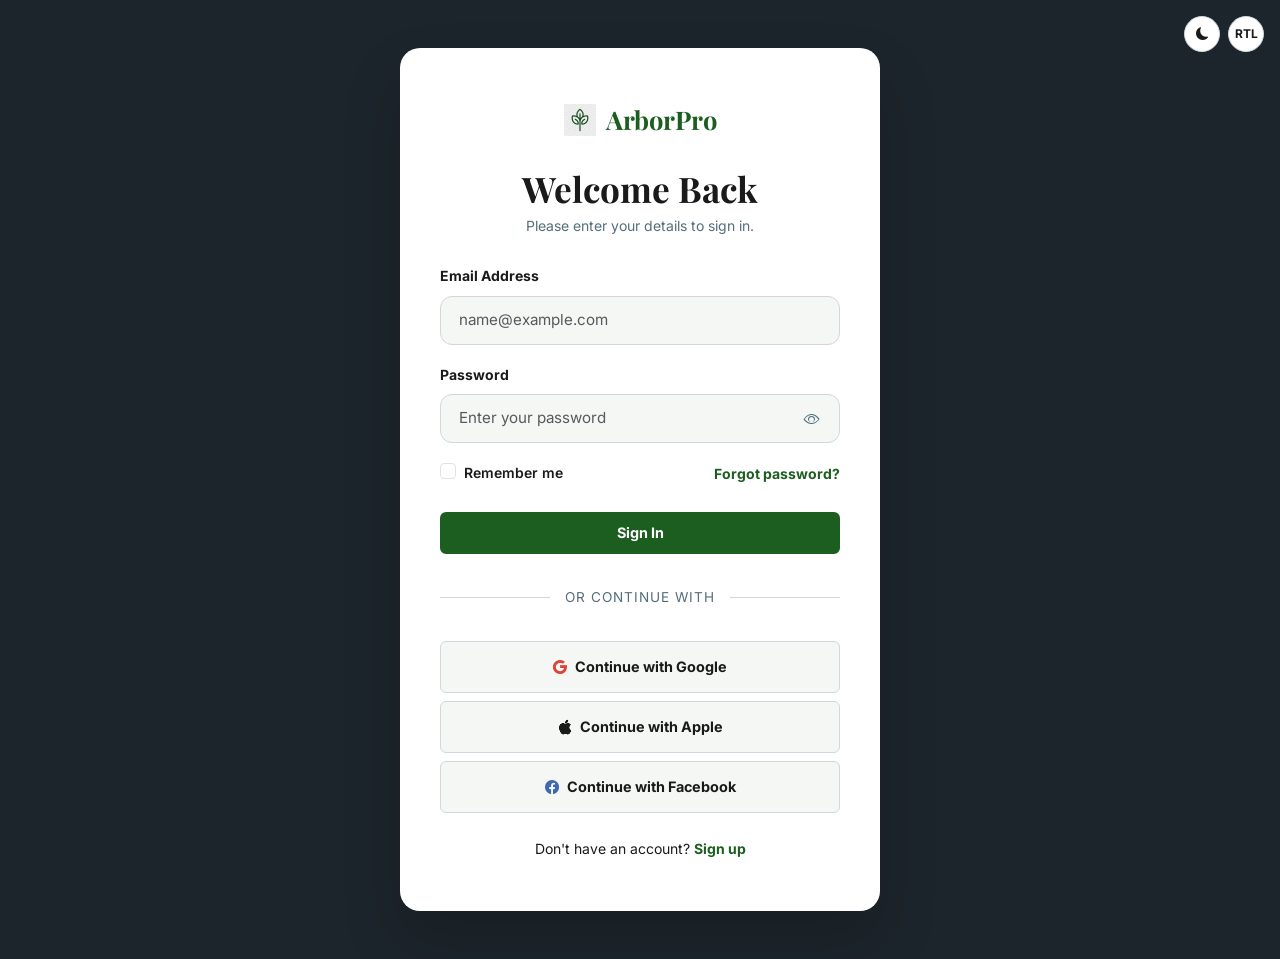
<file: login.html>
<!DOCTYPE html>
<html lang="en" data-theme="light">
<head>
  <meta charset="UTF-8">
  <meta name="viewport" content="width=device-width, initial-scale=1.0">
  <title>ArborPro — Login</title>
  <meta name="description" content="Login to your ArborPro account to manage tree care services and consultations.">
  <link rel="preconnect" href="https://fonts.googleapis.com">
  <link href="https://fonts.googleapis.com/css2?family=Inter:wght@400;500;600;700&family=Playfair+Display:wght@600;700;800&display=swap" rel="stylesheet">
  <link href="https://cdn.jsdelivr.net/npm/bootstrap@5.3.2/dist/css/bootstrap.min.css" rel="stylesheet">
  <link href="https://cdn.jsdelivr.net/npm/bootstrap-icons@1.11.3/font/bootstrap-icons.min.css" rel="stylesheet">
  <link rel="stylesheet" href="assets/css/style.css">
  <!-- Favicon -->
  <link rel="icon" type="image/png" href="assets/img/favicon.png">
</head>
<body>
  <div class="auth-wrapper d-flex align-items-center justify-content-center min-vh-100 py-5 position-relative" style="background: var(--tertiary-dark);">
    <div class="position-absolute top-0 end-0 p-3 d-flex gap-2" style="z-index: 20;">
      <button class="theme-toggle btn-sm btn btn-outline-custom p-0 d-flex align-items-center justify-content-center" id="themeToggle" style="width:36px; height:36px;"><i class="bi bi-moon-fill"></i></button>
      <button class="btn btn-sm btn-outline-custom p-0 d-flex align-items-center justify-content-center" id="rtlToggle" style="width:36px; height:36px; font-size:0.75rem;">RTL</button>
    </div>
    <div class="auth-card border-0" style="background: var(--surface); box-shadow: 0 30px 60px rgba(0,0,0,0.15);">

      <div class="text-center mb-4">
        <a class="navbar-brand d-inline-flex align-items-center justify-content-center text-decoration-none" href="index.html" style="font-family: var(--font-heading); font-size: 1.6rem; font-weight: 700; color: var(--primary); gap: 10px;">
          <img src="assets/img/favicon.png" alt="ArborPro Logo" class="brand-logo-img" style="height: 32px; width: auto;">
          <span>ArborPro</span>
        </a>
      </div>

      <div class="text-center mb-4">
        <h2 class="fw-bold h3 mb-1">Welcome Back</h2>
        <p class="text-muted small">Please enter your details to sign in.</p>
      </div>

      <form>
        <div class="mb-3">
          <label class="form-label small fw-bold">Email Address</label>
          <input type="email" class="form-control" placeholder="name@example.com" required>
        </div>
        <div class="mb-3">
          <label class="form-label small fw-bold">Password</label>
          <div class="position-relative">
            <input type="password" class="form-control pe-5" id="passwordInput" placeholder="Enter your password" required>
            <button type="button" class="btn border-0 position-absolute top-50 end-0 translate-middle-y me-2 text-muted shadow-none" id="togglePassword" style="background: transparent;">
              <i class="bi bi-eye" id="eyeIcon"></i>
            </button>
          </div>
        </div>
        <div class="d-flex justify-content-between align-items-center mb-4">
          <div class="form-check">
            <input type="checkbox" class="form-check-input" id="remember">
            <label class="form-label form-check-label small mb-0" for="remember">Remember me</label>
          </div>
          <a href="#" class="small text-primary-custom text-decoration-none fw-bold">Forgot password?</a>
        </div>
        <div class="text-center mb-4">
          <button type="submit" class="btn btn-primary-custom w-100 py-2 rounded fw-bold" style="font-size: 0.9rem;">Sign In</button>
        </div>
      </form>

      <div class="divider"><span>OR CONTINUE WITH</span></div>

       <div class="social-login mb-4 d-flex flex-column align-items-center gap-2 w-100">
         <a href="#" class="btn btn-outline-custom w-100 py-2 rounded fw-bold d-flex align-items-center justify-content-center gap-2" style="font-size: 0.9rem;" title="Google"><i class="bi bi-google" style="color: #DB4437;"></i> Continue with Google</a>
         <a href="#" class="btn btn-outline-custom w-100 py-2 rounded fw-bold d-flex align-items-center justify-content-center gap-2" style="font-size: 0.9rem;" title="Apple"><i class="bi bi-apple"></i> Continue with Apple</a>
         <a href="#" class="btn btn-outline-custom w-100 py-2 rounded fw-bold d-flex align-items-center justify-content-center gap-2" style="font-size: 0.9rem;" title="Facebook"><i class="bi bi-facebook" style="color: #4267B2;"></i> Continue with Facebook</a>
       </div>

      <div class="text-center small mt-4">
        Don't have an account? <a href="signup.html" class="text-primary-custom fw-bold text-decoration-none">Sign up</a>
      </div>
    </div>
  </div>

  <!-- Fixed RTL Toggle Button (Top-Right Corner) -->
  <button class="back-to-top" id="backToTop" aria-label="Back to top"><i class="bi bi-chevron-up"></i></button>
  <script src="https://cdn.jsdelivr.net/npm/bootstrap@5.3.2/dist/js/bootstrap.bundle.min.js"></script>
  <script src="assets/js/main.js"></script>
</body>
</html>
</file>
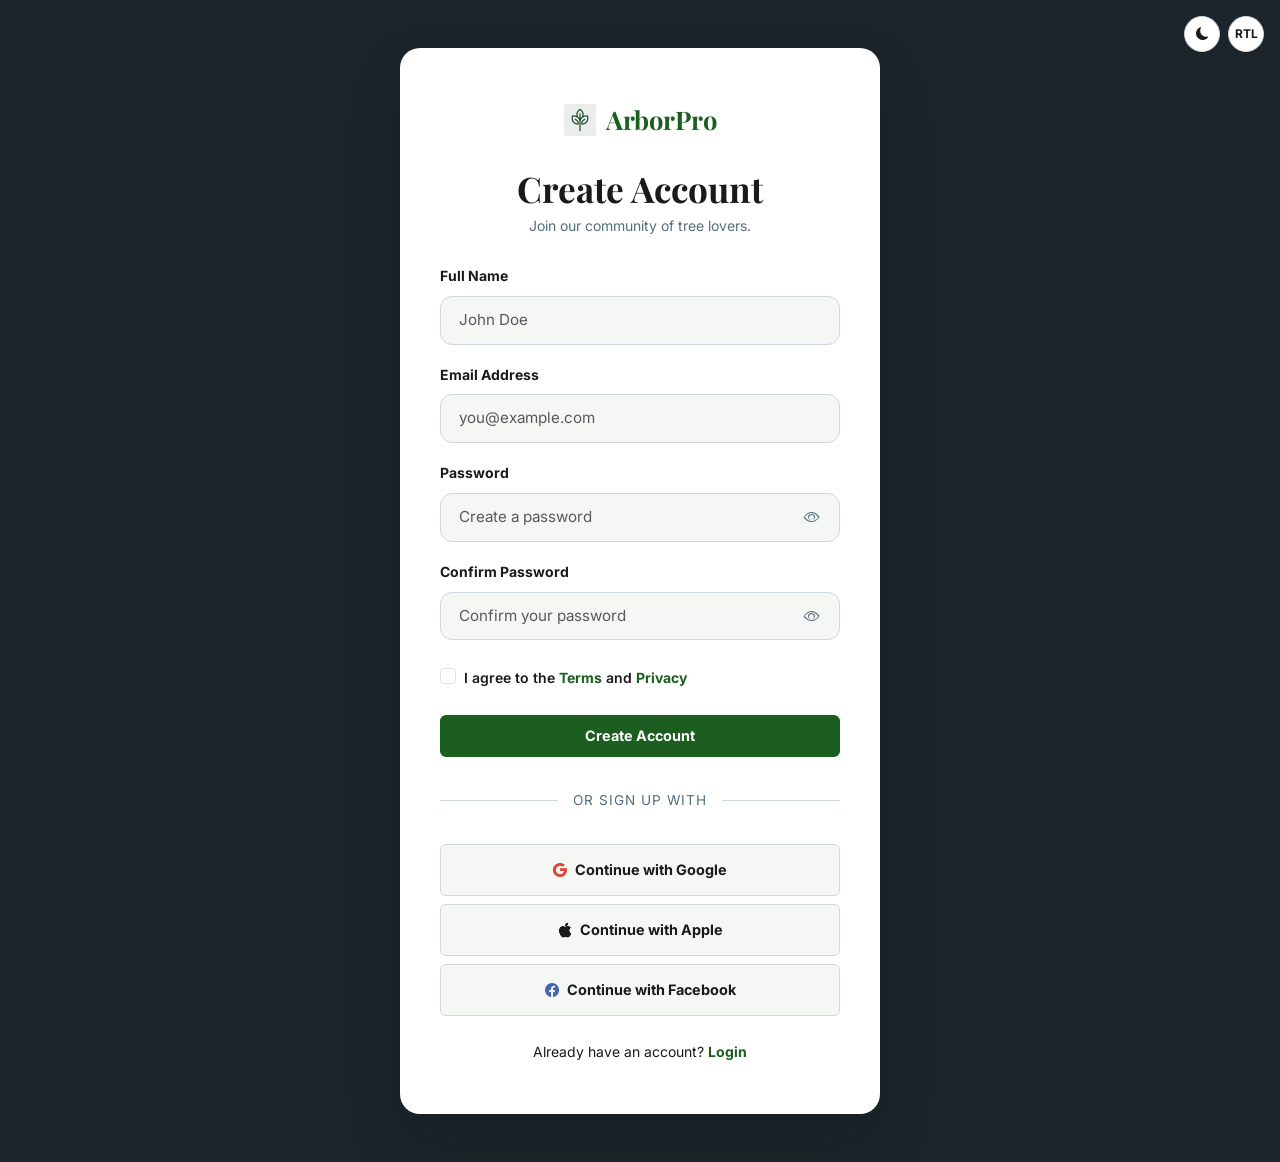
<file: signup.html>
<!DOCTYPE html>
<html lang="en" data-theme="light">
<head>
  <meta charset="UTF-8">
  <meta name="viewport" content="width=device-width, initial-scale=1.0">
  <title>ArborPro — Sign Up</title>
  <meta name="description" content="Create your ArborPro account. Manage tree care consultations and services.">
  <link rel="preconnect" href="https://fonts.googleapis.com">
  <link href="https://fonts.googleapis.com/css2?family=Inter:wght@400;500;600;700&family=Playfair+Display:wght@600;700;800&display=swap" rel="stylesheet">
  <link href="https://cdn.jsdelivr.net/npm/bootstrap@5.3.2/dist/css/bootstrap.min.css" rel="stylesheet">
  <link href="https://cdn.jsdelivr.net/npm/bootstrap-icons@1.11.3/font/bootstrap-icons.min.css" rel="stylesheet">
  <link rel="stylesheet" href="assets/css/style.css">
  <!-- Favicon -->
  <link rel="icon" type="image/png" href="assets/img/favicon.png">
</head>
<body>

  <div class="auth-wrapper d-flex align-items-center justify-content-center min-vh-100 py-5 position-relative" style="background: var(--tertiary-dark);">
    <div class="position-absolute top-0 end-0 p-3 d-flex gap-2" style="z-index: 20;">
      <button class="theme-toggle btn-sm btn btn-outline-custom p-0 d-flex align-items-center justify-content-center" id="themeToggle" style="width:36px; height:36px;"><i class="bi bi-moon-fill"></i></button>
      <button class="btn btn-sm btn-outline-custom p-0 d-flex align-items-center justify-content-center" id="rtlToggle" style="width:36px; height:36px; font-size:0.75rem;">RTL</button>
    </div>
    <div class="auth-card border-0" style="background: var(--surface); box-shadow: 0 30px 60px rgba(0,0,0,0.15);">
      <div class="text-center mb-4">
        <a class="navbar-brand d-inline-flex align-items-center justify-content-center text-decoration-none" href="index.html" style="font-family: var(--font-heading); font-size: 1.6rem; font-weight: 700; color: var(--primary); gap: 10px;">
          <img src="assets/img/favicon.png" alt="ArborPro Logo" class="brand-logo-img" style="height: 32px; width: auto;">
          <span>ArborPro</span>
        </a>
      </div>

      <div class="text-center mb-4">
        <h2 class="fw-bold h3 mb-1">Create Account</h2>
        <p class="text-muted small">Join our community of tree lovers.</p>
      </div>

      <form>
        <div class="mb-3">
          <label class="form-label small fw-bold">Full Name</label>
          <input type="text" class="form-control" placeholder="John Doe" required>
        </div>
        <div class="mb-3">
          <label class="form-label small fw-bold">Email Address</label>
          <input type="email" class="form-control" placeholder="you@example.com" required>
        </div>
        <div class="mb-3">
          <label class="form-label small fw-bold">Password</label>
          <div class="position-relative">
            <input type="password" class="form-control pe-5" id="passwordInput" placeholder="Create a password" required>
            <button type="button" class="btn border-0 position-absolute top-50 end-0 translate-middle-y me-2 text-muted shadow-none toggle-password-btn" style="background: transparent;">
              <i class="bi bi-eye eye-icon"></i>
            </button>
          </div>
        </div>
        <div class="mb-4">
          <label class="form-label small fw-bold">Confirm Password</label>
          <div class="position-relative">
            <input type="password" class="form-control pe-5" id="confirmPasswordInput" placeholder="Confirm your password" required>
            <button type="button" class="btn border-0 position-absolute top-50 end-0 translate-middle-y me-2 text-muted shadow-none toggle-password-btn" style="background: transparent;">
              <i class="bi bi-eye eye-icon"></i>
            </button>
          </div>
        </div>
        
        <div class="form-check mb-4">
          <input type="checkbox" class="form-check-input" id="agree" required>
          <label class="form-check-label small" for="agree">I agree to the <a href="#" class="text-primary-custom fw-bold text-decoration-none">Terms</a> and <a href="#" class="text-primary-custom fw-bold text-decoration-none">Privacy</a></label>
        </div>

        <div class="text-center mb-4">
          <button type="submit" class="btn btn-primary-custom w-100 py-2 rounded fw-bold" style="font-size: 0.9rem;">Create Account</button>
        </div>
      </form>

      <div class="divider"><span>OR SIGN UP WITH</span></div>

       <div class="social-login mb-4 d-flex flex-column align-items-center gap-2 w-100">
         <a href="#" class="btn btn-outline-custom w-100 py-2 rounded fw-bold d-flex align-items-center justify-content-center gap-2" style="font-size: 0.9rem;" title="Google"><i class="bi bi-google" style="color: #DB4437;"></i> Continue with Google</a>
         <a href="#" class="btn btn-outline-custom w-100 py-2 rounded fw-bold d-flex align-items-center justify-content-center gap-2" style="font-size: 0.9rem;" title="Apple"><i class="bi bi-apple"></i> Continue with Apple</a>
         <a href="#" class="btn btn-outline-custom w-100 py-2 rounded fw-bold d-flex align-items-center justify-content-center gap-2" style="font-size: 0.9rem;" title="Facebook"><i class="bi bi-facebook" style="color: #4267B2;"></i> Continue with Facebook</a>
       </div>

      <div class="text-center small mt-4">
        Already have an account? <a href="login.html" class="text-primary-custom fw-bold text-decoration-none">Login</a>
      </div>
    </div>
  </div>

  <!-- Fixed RTL Toggle Button (Top-Right Corner) -->
  <button class="back-to-top" id="backToTop" aria-label="Back to top"><i class="bi bi-chevron-up"></i></button>
  <script src="https://cdn.jsdelivr.net/npm/bootstrap@5.3.2/dist/js/bootstrap.bundle.min.js"></script>
  <script src="assets/js/main.js"></script>
</body>
</html>
</file>
<file: assets/css/style.css>
/* ===================================================
   Arborist Tree Care Service — Master Stylesheet
   3 Colors: Forest Green, Amber/Gold, Dark Slate
   =================================================== */

/* ---------- CSS Custom Properties ---------- */
:root {
  --primary: #1B5E20; /* Forest Green (Logo Color) */
  --primary-light: #2E7D32;
  --primary-dark: #0D3B13;
  --secondary: #FF8F00; /* Amber/Gold (Logo Color) */
  --secondary-light: #FFA726;
  --secondary-dark: #E65100;
  --tertiary: #263238; /* Dark Slate */
  --tertiary-light: #37474F;
  --tertiary-dark: #1C252B;

  --bg: #FAFAFA;
  --bg-alt: #F4F7F4;
  --surface: #FFFFFF;
  --text: #1A1A1A; /* Darker for better contrast */
  --text-muted: #546E7A;
  --border: #CFD8DC;
  --shadow: rgba(0,0,0,.08);
  --hero-overlay: rgba(27,94,32,.85);
  --card-shadow: 0 4px 20px rgba(0,0,0,.07);
  --transition: .3s cubic-bezier(0.4, 0, 0.2, 1);

  --font-heading: 'Playfair Display', serif;
  --font-body: 'Inter', sans-serif;
  --radius: 12px;
  --radius-sm: 8px;
  --bg-dark-surface: #263238; /* Dark Slate Surface for sections */
}

/* Dark Theme */
[data-theme="dark"] {
  --bg: #0C120C;
  --bg-alt: #141D14;
  --surface: #1B241B;
  --text: #F1F8E9;
  --text-muted: #B9C6B9; /* Lightened for better contrast */
  --border: #2E3B2E;
  --shadow: rgba(0,0,0,.4);
  --hero-overlay: rgba(12,18,12,.88);
  --card-shadow: 0 8px 32px rgba(0,0,0,.4);
  
  /* Lighter primary for dark mode text/accents */
  --primary: #81C784; 
  --primary-dark: #A5D6A7;

  /* Lighter secondary for dark mode text/accents */
  --secondary: #FFB300; 
  --secondary-light: #FFCA28;
}

/* Specific contrast for dark backgrounds (regardless of global theme) */
.bg-dark .text-secondary,
.bg-dark h5.text-secondary {
  color: var(--secondary-light) !important;
}

.bg-dark p,
.bg-dark .small,
.bg-dark .section-subtitle {
  color: rgba(255, 255, 255, 0.7) !important;
}

.bg-dark .text-muted {
  color: rgba(255, 255, 255, 0.6) !important;
}


/* Global Placeholder Contrast */
::placeholder {
  color: var(--text-muted);
  opacity: 0.7;
}

[data-theme="dark"] ::placeholder {
  color: #B2DFDB;
  opacity: 0.65;
}

[data-theme="dark"] .text-dark {
  color: #F1F8E9 !important;
}
[data-theme="dark"] .bg-white {
  background-color: #1B241B !important;
}

.text-muted {
  color: var(--text-muted) !important;
}

/* ---------- Base Reset ---------- */
*, *::before, *::after { box-sizing: border-box; }

body {
  margin: 0;
  font-family: var(--font-body);
  background: var(--bg);
  color: var(--text);
  line-height: 1.7;
  transition: background var(--transition), color var(--transition);
  overflow-x: hidden;
}

h1, h2, h3, h4, h5, h6 {
  font-family: var(--font-heading);
  color: var(--text);
  line-height: 1.25;
}

label, .form-label {
  color: var(--text);
  font-weight: 600;
}

a {
  color: var(--primary);
  text-decoration: none;
  transition: all var(--transition);
  position: relative;
}
a:hover { color: var(--secondary); }

.hover-underline {
  position: relative;
  transition: color var(--transition);
}
.hover-underline:hover {
  color: var(--secondary) !important;
}
.hover-underline::after {
  content: '';
  position: absolute;
  width: 0;
  height: 2px;
  bottom: -2px;
  left: 0;
  background-color: var(--secondary);
  transition: width var(--transition);
}
.hover-underline:hover::after {
  width: 100%;
}

img { max-width: 100%; height: auto; }

/* ---------- RTL Support (Logical Properties) ---------- */
[dir="rtl"] {
  direction: rtl;
  text-align: right;
}

[dir="rtl"] .ms-auto { margin-right: auto !important; margin-left: initial !important; }
[dir="rtl"] .me-auto { margin-left: auto !important; margin-right: initial !important; }
[dir="rtl"] .ms-1, [dir="rtl"] .ps-1 { margin-left: 0 !important; margin-right: .25rem !important; padding-left: 0 !important; padding-right: .25rem !important; }
[dir="rtl"] .ms-2, [dir="rtl"] .ps-2 { margin-left: 0 !important; margin-right: .5rem !important; padding-left: 0 !important; padding-right: .5rem !important; }
[dir="rtl"] .ms-3, [dir="rtl"] .ps-3 { margin-left: 0 !important; margin-right: 1rem !important; padding-left: 0 !important; padding-right: 1rem !important; }
[dir="rtl"] .me-1, [dir="rtl"] .pe-1 { margin-right: 0 !important; margin-left: .25rem !important; padding-right: 0 !important; padding-left: .25rem !important; }
[dir="rtl"] .me-2, [dir="rtl"] .pe-2 { margin-right: 0 !important; margin-left: .5rem !important; padding-right: 0 !important; padding-left: .5rem !important; }
[dir="rtl"] .me-3, [dir="rtl"] .pe-3 { margin-right: 0 !important; margin-left: 1rem !important; padding-right: 0 !important; padding-left: 1rem !important; }
[dir="rtl"] .text-start { text-align: right !important; }
[dir="rtl"] .text-end { text-align: left !important; }
[dir="rtl"] .offcanvas-start { left: auto; right: 0; }

/* Dashboard RTL */
[dir="rtl"] .sidebar {
  left: auto;
  right: 0;
}
[dir="rtl"] .dashboard-main {
  margin-left: 0;
  margin-right: 280px;
}
@media (max-width: 991.98px) {
  [dir="rtl"] .sidebar {
    transform: translateX(100%);
  }
  [dir="rtl"] .sidebar.show {
    transform: translateX(0);
  }
  [dir="rtl"] .dashboard-main {
    margin-right: 0;
  }
}
[dir="rtl"] .dashboard-topbar {
  left: 0;
  right: 270px;
}
@media (max-width: 991.98px) {
  [dir="rtl"] .dashboard-topbar {
    right: 0;
  }
}
[dir="rtl"] .border-start {
  border-left: 0 !important;
  border-right: 1px solid var(--border) !important;
}

/* ---------- Utility ---------- */
.section-padding { padding: 80px 0; }
.section-title {
  font-size: 2.4rem;
  font-weight: 700;
  margin-bottom: .5rem;
}
.section-subtitle {
  color: var(--text-muted);
  font-size: 1.1rem;
  margin-bottom: 3rem;
  opacity: 1;
}
/* Force high contrast for readability */
.lead, p {
  color: var(--text);
}
[data-theme="dark"] .lead, [data-theme="dark"] p {
  color: rgba(255,255,255,.9);
}

.text-white p,
.text-white .lead,
.bg-primary-custom p,
.bg-primary p {
  color: rgba(255,255,255,0.85);
}
.text-primary-custom { color: var(--primary) !important; }
.text-secondary-custom { color: var(--secondary) !important; }
.bg-primary-custom { background-color: var(--primary) !important; }
.bg-secondary-custom { background-color: var(--secondary) !important; }
.bg-tertiary-custom { background-color: var(--tertiary) !important; }
.bg-surface { background: var(--surface); }
.bg-alt { background: var(--bg-alt); }

/* ---------- Buttons ---------- */
.btn-primary-custom {
  background: var(--primary);
  color: #fff;
  border: 2px solid var(--primary);
  padding: 10px 28px;
  border-radius: 50px;
  font-weight: 600;
  font-size: .95rem;
  transition: all var(--transition);
  display: inline-flex;
  align-items: center;
  justify-content: center;
  gap: 8px;
}
.btn-primary-custom:hover {
  background: var(--primary-dark);
  border-color: var(--primary-dark);
  color: #fff;
  transform: translateY(-2px);
  box-shadow: 0 6px 20px rgba(27,94,32,.3);
}

.btn-outline-custom {
  background: transparent;
  color: var(--primary);
  border: 2px solid var(--primary);
  padding: 10px 28px;
  border-radius: 50px;
  font-weight: 600;
  font-size: .95rem;
  transition: all var(--transition);
  display: inline-flex;
  align-items: center;
  justify-content: center;
  gap: 8px;
}
.btn-outline-custom:hover {
  background: var(--primary);
  color: #fff;
  border-color: var(--primary);
  transform: translateY(-2px);
  box-shadow: 0 6px 20px rgba(27,94,32,.2);
}

.btn-secondary-custom {
  background: var(--secondary);
  color: #fff;
  border: 2px solid var(--secondary);
  padding: 10px 28px;
  border-radius: 50px;
  font-weight: 600;
  font-size: .95rem;
  transition: all var(--transition);
  display: inline-flex;
  align-items: center;
  justify-content: center;
  gap: 8px;
}
.btn-secondary-custom:hover {
  background: var(--secondary-dark);
  border-color: var(--secondary-dark);
  color: #fff;
  transform: translateY(-2px);
  box-shadow: 0 6px 20px rgba(255,143,0,.3);
}

.text-dark.opacity-100 {
  color: var(--text) !important;
  opacity: 1 !important;
}
[data-theme="dark"] .text-dark.opacity-100,
[data-theme="dark"] .text-dark {
  color: #fff !important;
}
[data-theme="dark"] .text-muted, 
[data-theme="dark"] .section-subtitle {
  color: #B0BEC5 !important;
}
[data-theme="dark"] .bg-light {
  background-color: var(--bg-alt) !important;
}
[data-theme="dark"] .bg-white {
  background-color: var(--surface) !important;
}
[data-theme="dark"] .card, 
[data-theme="dark"] .service-card,
[data-theme="dark"] .pricing-card {
  background-color: var(--surface) !important;
  border-color: var(--border) !important;
}
[data-theme="dark"] .table {
  --bs-table-bg: transparent;
  --bs-table-color: var(--text);
  --bs-table-hover-bg: rgba(255, 255, 255, 0.05);
  color: var(--text) !important;
}
[data-theme="dark"] .table th,
[data-theme="dark"] .table td {
  border-color: var(--border);
}

.btn-outline-custom {
  background: transparent;
  color: var(--primary);
  border: 2px solid var(--primary);
  padding: 10px 28px;
  border-radius: 50px;
  font-weight: 600;
  font-size: .95rem;
  transition: all var(--transition);
  display: inline-flex;
  align-items: center;
  justify-content: center;
  gap: 8px;
}
.btn-outline-custom:hover {
  background: var(--primary);
  color: #fff;
  transform: translateY(-2px);
  box-shadow: 0 6px 20px rgba(27,94,32,.25);
}



/* ---------- Navbar ---------- */
.navbar-custom {
  background: var(--surface);
  border-bottom: 1px solid var(--border);
  padding: 12px 0;
  transition: all var(--transition);
  z-index: 1050;
}
.navbar-custom.scrolled {
  box-shadow: 0 2px 20px var(--shadow);
}
.navbar-brand {
  font-family: var(--font-heading);
  font-size: 1.6rem !important;
  font-weight: 700;
  color: var(--primary) !important;
  display: flex;
  align-items: center;
  gap: 10px;
}
.navbar-custom .navbar-brand i {
  font-size: 1.8rem;
  color: var(--secondary);
}
.brand-logo-img {
  height: 32px;
  width: auto;
  object-fit: contain;
  transition: transform var(--transition);
  vertical-align: middle;
}
.navbar-brand:hover .brand-logo-img,
.footer-brand:hover .brand-logo-img {
  transform: scale(1.1);
}
.navbar-custom .nav-link {
  color: var(--text);
  font-weight: 500;
  padding: 8px 16px !important;
  border-radius: 50px;
  transition: all var(--transition);
  font-size: .95rem;
}
.navbar-custom .nav-link:hover,
.navbar-custom .nav-link.active {
  color: var(--primary);
  background: rgba(27,94,32,.08);
}
.btn-login,
.btn-signup {
  padding: 8px 24px;
  border-radius: 50px;
  font-weight: 600;
  font-size: .9rem;
  transition: all var(--transition);
  height: 42px;
  display: inline-flex;
  align-items: center;
  justify-content: center;
}
.btn-login {
  background: transparent;
  color: var(--primary);
  border: 2px solid var(--primary);
}
.btn-login:hover {
  background: var(--primary);
  color: #fff;
}
.btn-signup {
  background: var(--primary);
  color: #fff;
  border: 2px solid var(--primary);
}
.btn-signup:hover {
  background: var(--primary-dark);
  border-color: var(--primary-dark);
  color: #fff;
}

.text-primary {
  color: var(--primary) !important;
}

/* Dark Mode Nav Button Contrast */
[data-theme="dark"] .btn-login {
  color: var(--secondary) !important;
  border-color: var(--secondary) !important;
}
[data-theme="dark"] .btn-login:hover {
  background: var(--secondary) !important;
  color: #000 !important;
}
[data-theme="dark"] .btn-signup {
  background: var(--secondary) !important;
  border-color: var(--secondary) !important;
  color: #000 !important;
}
[data-theme="dark"] .btn-signup:hover {
  background: var(--secondary-light) !important;
  border-color: var(--secondary-light) !important;
  color: #000 !important;
}

/* Theme Toggle combined with RTL */
.theme-toggle,
.btn-outline-custom#rtlToggle,
.btn-outline-custom#rtlToggleMobile {
  width: 40px;
  height: 40px;
  display: flex;
  align-items: center;
  justify-content: center;
  padding: 0;
  font-size: 0.8rem;
  font-weight: 700;
  border-radius: 50%;
  border: 1px solid var(--border);
  background: var(--surface);
  color: var(--text);
  transition: all var(--transition);
  cursor: pointer;
}
.theme-toggle:hover,
.btn-outline-custom#rtlToggle:hover,
.btn-outline-custom#rtlToggleMobile:hover {
  background: var(--primary);
  color: #fff;
  border-color: var(--primary);
  transform: rotate(15deg);
}

[data-theme="dark"] .theme-toggle,
[data-theme="dark"] .btn-outline-custom#rtlToggle,
[data-theme="dark"] .btn-outline-custom#rtlToggleMobile,
[data-theme="dark"] .navbar-toggler {
  background: var(--surface);
  border-color: var(--border);
  color: var(--text) !important;
}
[data-theme="dark"] .navbar-toggler:focus {
  outline: none;
  box-shadow: none;
}

[data-theme="dark"] .navbar-toggler {
  color: var(--text) !important;
  border-color: var(--border);
}
[data-theme="dark"] .navbar-toggler i {
  color: var(--text) !important;
}
[data-theme="dark"] .navbar-toggler-icon {
  filter: invert(1);
}
[data-theme="dark"] .btn-close {
  filter: invert(1) grayscale(100%) brightness(200%);
}

/* RTL Toggle Button */
.btn-outline-custom#rtlToggle,
.btn-outline-custom#rtlToggleMobile {
  padding: 5px 15px;
  font-size: 0.8rem;
  border-width: 1px;
}
[dir="rtl"] {
  direction: rtl;
  text-align: right;
}
[dir="rtl"] .ms-auto {
  margin-right: auto !important;
  margin-left: 0 !important;
}
[dir="rtl"] .me-auto {
  margin-left: auto !important;
  margin-right: 0 !important;
}

/* ---------- Offcanvas Mobile Menu ---------- */
.offcanvas-custom {
  background: var(--surface);
  max-width: 300px;
  border-right: 1px solid var(--border);
}
.offcanvas-custom .offcanvas-header {
  border-bottom: 1px solid var(--border);
}
.offcanvas-custom .nav-link {
  padding: 12px 20px;
  margin-bottom: 5px;
  border-radius: var(--radius-sm);
  font-weight: 600;
  color: var(--text);
  transition: all var(--transition);
  display: block;
}
.offcanvas-custom .nav-link:hover,
.offcanvas-custom .nav-link.active {
  background: rgba(27,94,32,.12);
  color: var(--primary);
  transform: translateX(8px);
  border-radius: var(--radius-sm);
}
.offcanvas-custom .nav-link.active {
  background: rgba(27,94,32,.15);
  color: var(--primary);
  font-weight: 700;
  border-left: 4px solid var(--primary);
  padding-left: 16px;
}
[data-theme="dark"] .offcanvas-custom .nav-link.active {
  background: rgba(27,94,32,.25);
  color: var(--secondary);
  border-left-color: var(--secondary);
}
[dir="rtl"] .offcanvas-custom .nav-link:hover,
[dir="rtl"] .offcanvas-custom .nav-link.active {
  transform: translateX(-8px);
}
[dir="rtl"] .offcanvas-custom .nav-link.active {
  border-left: none;
  border-right: 4px solid var(--primary);
  padding-right: 16px;
  padding-left: 20px;
}
[dir="rtl"][data-theme="dark"] .offcanvas-custom .nav-link.active {
  border-right-color: var(--secondary);
}

/* Hero Button container */
.hero-btns {
  display: flex;
  gap: 1.5rem;
  justify-content: center;
  align-items: center;
  margin-top: 2rem;
}

.hero-btns .btn {
  width: 250px; /* Consistent fixed width */
  min-height: 56px; /* Consistent minimum height */
  display: inline-flex;
  align-items: center;
  justify-content: center;
  font-weight: 700;
  font-size: 1.05rem;
  border-radius: 12px; /* Matching screenshot's rounded rectangle look */
  text-transform: none;
  letter-spacing: 0.5px;
  transition: all 0.4s cubic-bezier(0.175, 0.885, 0.32, 1.275);
  border-width: 2px !important;
  padding: 0 20px !important;
  box-sizing: border-box;
}

.hero-btns .btn:hover {
  transform: translateY(-5px) scale(1.03);
  box-shadow: 0 10px 30px rgba(0,0,0,0.15);
}

.hero-btns .btn-outline-light {
  border-color: rgba(255,255,255,0.8);
  color: #fff;
  background: transparent;
}

.hero-btns .btn-outline-light:hover {
  background: #fff;
  color: var(--primary);
  border-color: #fff;
}
.offcanvas-custom .d-grid .btn {
  margin-top: 15px;
  justify-content: center;
  border-radius: 50px;
  padding: 12px;
  font-weight: 700;
}
.offcanvas-custom .btn-primary-custom {
  background: var(--primary);
  color: #fff;
}
.offcanvas-custom .btn-secondary-custom {
  background: var(--secondary);
  color: #fff;
}

/* ---------- Hero Section ---------- */
.hero-section {
  position: relative;
  min-height: 90vh;
  padding-top: 80px;
  display: flex;
  align-items: center;
  background-size: cover;
  background-position: center;
  background-attachment: fixed;
  overflow: hidden;
}
.hero-overlay {
  position: absolute;
  inset: 0;
  background: linear-gradient(135deg, rgba(0,0,0,.6) 0%, rgba(27,94,32,.5) 100%);
  z-index: 1;
}
.hero-content {
  position: relative;
  z-index: 2;
  color: #fff;
  text-shadow: 0 2px 10px rgba(0,0,0,0.3);
}
.hero-content h1 {
  font-size: 3.5rem;
  font-weight: 800;
  color: #fff;
  margin-bottom: 1.2rem;
  line-height: 1.15;
}
.hero-content h1 span {
  color: var(--secondary);
}
.hero-content p {
  font-size: 1.25rem;
  color: #ffffff !important;
  opacity: 1;
  max-width: 800px;
  margin-bottom: 2rem;
  font-weight: 500;
}

/* Hero 2 — Split */
.hero-split {
  min-height: 85vh;
  background: var(--bg-alt);
  display: flex;
  align-items: center;
}
.hero-split-content h1 {
  font-size: 3.2rem;
  font-weight: 800;
}
.hero-split-content h1 span { color: var(--secondary); }
.hero-split-img {
  border-radius: var(--radius);
  overflow: hidden;
  box-shadow: var(--card-shadow);
}
.hero-split-img img {
  width: 100%;
  height: 100%;
  object-fit: cover;
}

/* ---------- Floating Shapes (Home1 animation) ---------- */
.floating-leaf {
  position: absolute;
  z-index: 1;
  opacity: .15;
  animation: floatLeaf 6s ease-in-out infinite;
}
.floating-leaf:nth-child(2) { animation-delay: 2s; }
.floating-leaf:nth-child(3) { animation-delay: 4s; }
@keyframes floatLeaf {
  0%, 100% { transform: translateY(0) rotate(0deg); }
  50% { transform: translateY(-30px) rotate(15deg); }
}

/* ---------- Cards ---------- */
.service-card {
  background: var(--surface);
  border: 1px solid var(--border);
  border-radius: var(--radius);
  overflow: hidden;
  transition: all var(--transition);
  height: 100%;
}
.service-card:hover {
  transform: translateY(-8px);
  box-shadow: 0 12px 40px rgba(27,94,32,.12);
  border-color: var(--primary);
}
.service-card .card-img-wrapper {
  height: 220px;
  overflow: hidden;
}
.service-card .card-img-wrapper img {
  width: 100%;
  height: 100%;
  object-fit: cover;
  transition: transform .5s ease;
}
.service-card:hover .card-img-wrapper img {
  transform: scale(1.08);
}
.service-card .card-body {
  padding: 24px;
}
.service-card .card-title {
  font-family: var(--font-heading);
  font-size: 1.2rem;
  font-weight: 700;
  margin-bottom: .6rem;
}
.service-card .card-text {
  color: var(--text-muted);
  font-size: .95rem;
}

/* Icon Card (features) */
.icon-card {
  background: var(--surface);
  border: 1px solid var(--border);
  border-radius: var(--radius);
  padding: 32px 24px;
  text-align: center;
  transition: all var(--transition);
  height: 100%;
}
.icon-card:hover {
  transform: translateY(-6px);
  box-shadow: var(--card-shadow);
  border-color: var(--primary);
}

.compliance-card {
  transition: all var(--transition);
}

.compliance-card:hover {
  background-color: rgba(255, 255, 255, 0.15) !important;
  border-color: var(--secondary) !important;
  transform: translateY(-5px);
  box-shadow: 0 10px 30px rgba(0,0,0,0.3);
}
.icon-card .icon-wrap {
  width: 70px;
  height: 70px;
  border-radius: 50%;
  background: rgba(27,94,32,.1);
  display: flex;
  align-items: center;
  justify-content: center;
  margin: 0 auto 1.2rem;
  font-size: 1.6rem;
  color: var(--primary);
  transition: all var(--transition);
}
.icon-card:hover .icon-wrap {
  background: var(--primary);
  color: #fff;
}

/* Stat Card */
.stat-card {
  text-align: center;
  padding: 32px 16px;
}
.stat-card .stat-number {
  font-family: var(--font-heading);
  font-size: 2.8rem;
  font-weight: 800;
  color: var(--primary);
}
.stat-card .stat-label {
  color: var(--text-muted);
  font-size: .95rem;
  font-weight: 500;
}

/* Testimonial */
.testimonial-card {
  background: var(--surface);
  border: 1px solid var(--border);
  border-radius: var(--radius);
  padding: 32px;
  transition: all var(--transition);
  text-align: center;
}
.testimonial-card:hover {
  transform: translateY(-8px);
  box-shadow: 0 15px 40px rgba(0,0,0,0.1) !important;
  border-color: var(--primary) !important;
}
.testimonial-card .stars {
  color: var(--secondary);
  margin-bottom: .8rem;
  display: flex;
  justify-content: center;
}
.testimonial-card .quote {
  font-style: italic;
  color: var(--text-muted);
  margin-bottom: 1.2rem;
  line-height: 1.8;
}
.testimonial-card .client-info {
  display: flex;
  flex-direction: column;
  align-items: center;
  gap: 12px;
  justify-content: center;
}
.testimonial-card .client-avatar {
  width: 48px;
  height: 48px;
  border-radius: 50%;
  background: var(--primary);
  color: #fff;
  display: flex;
  align-items: center;
  justify-content: center;
  font-weight: 700;
  font-size: 1.1rem;
}
.testimonial-card .client-name {
  font-weight: 600;
}
.testimonial-card .client-role {
  color: var(--text-muted);
  font-size: .85rem;
}

/* Process Steps */
.process-step {
  text-align: center;
  padding: 24px;
  position: relative;
  transition: all var(--transition);
  border-radius: var(--radius);
}
.process-step:hover {
  transform: translateY(-5px);
}
.process-step:hover .process-icon {
  transform: scale(1.1) rotate(5deg);
  background: var(--secondary) !important;
}
.process-step .step-number {
  width: 56px;
  height: 56px;
  border-radius: 50%;
  background: var(--primary);
  color: #fff;
  display: flex;
  align-items: center;
  justify-content: center;
  font-family: var(--font-heading);
  font-size: 1.4rem;
  font-weight: 700;
  margin: 0 auto 1rem;
}
.process-step h5 { font-weight: 700; }
.process-step p { color: var(--text-muted); font-size: .95rem; }

/* Blog Cards */
.blog-card {
  transition: all var(--transition);
  height: 100%;
}
.blog-card:hover {
  transform: translateY(-10px);
  box-shadow: 0 15px 45px rgba(0,0,0,0.15) !important;
}
.blog-card .blog-img-wrap {
  overflow: hidden;
}
.blog-card .blog-img-wrap img {
  transition: transform 0.6s ease;
}
.blog-card:hover .blog-img-wrap img {
  transform: scale(1.1);
}
.blog-card .card-body h5 a {
  transition: color var(--transition);
}
.blog-card:hover .card-body h5 a {
  color: var(--primary) !important;
}


/* ---------- CTA Banner ---------- */
.cta-banner {
  background: linear-gradient(135deg, var(--primary) 0%, var(--primary-dark) 100%);
  color: #fff;
  padding: 80px 0;
  text-align: center;
  position: relative;
  overflow: hidden;
}
.cta-banner h2 {
  color: #fff;
  font-size: 2.4rem;
  font-weight: 700;
  margin-bottom: 1rem;
}
.cta-banner p {
  opacity: .9;
  font-size: 1.1rem;
  max-width: 600px;
  margin: 0 auto 2rem;
}
.cta-banner::before {
  content: '';
  position: absolute;
  width: 400px;
  height: 400px;
  border-radius: 50%;
  background: rgba(255,255,255,.05);
  top: -200px;
  right: -100px;
}
.cta-banner::after {
  content: '';
  position: absolute;
  width: 300px;
  height: 300px;
  border-radius: 50%;
  background: rgba(255,255,255,.04);
  bottom: -150px;
  left: -50px;
}


/* Dropdown Enhancements */
.dropdown-toggle.no-caret::after {
  display: none !important;
}

.dropdown-item {
  transition: all 0.2s ease;
}

.dropdown-item:hover {
  background-color: var(--primary-light) !important;
  color: var(--primary) !important;
}

.dropdown-item:active {
  background-color: var(--primary) !important;
  color: white !important;
}

.dropdown-item.text-danger:hover {
  background-color: #ffebee !important;
}
.section-padding { padding: 80px 0; }

/* ---------- Footer ---------- */
.footer {
  background: var(--tertiary);
  color: #CFD8DC;
  padding: 60px 0 0;
}
.footer h5, .footer h6 {
  color: #fff !important;
  font-weight: 700;
  margin-bottom: 1.2rem;
  font-size: 1.1rem;
}
.footer p, .footer .text-muted { color: #B0BEC5 !important; font-size: .95rem; }
.footer a, .footer a.text-muted { color: #B0BEC5 !important; transition: color var(--transition); font-size: .95rem; }
.footer a:hover, .footer a.text-muted:hover { color: var(--secondary) !important; }
.footer .footer-brand {
  font-family: var(--font-heading) !important;
  font-size: 1.6rem !important;
  font-weight: 700 !important;
  color: var(--primary) !important;
  display: flex;
  align-items: center;
  gap: 10px;
  margin-bottom: 1.5rem;
}
.footer .footer-brand i { color: var(--secondary); font-size: 1.8rem; }
.footer .social-icons a {
  display: inline-flex;
  align-items: center;
  justify-content: center;
  width: 40px;
  height: 40px;
  border-radius: 50%;
  border: 1px solid rgba(255,255,255,.15);
  color: #B0BEC5;
  margin-right: 8px;
  transition: all var(--transition);
  font-size: 1rem;
}
.footer .social-icons a:hover {
  background: var(--secondary);
  border-color: var(--secondary);
  color: #fff;
  transform: translateY(-3px);
}
.footer-links { list-style: none; padding: 0; }
.footer-links li { margin-bottom: 10px; }
.footer-links li i {
  color: var(--secondary);
  margin-right: 8px;
  font-size: .75rem;
}
.footer .newsletter-form .form-control {
  background: rgba(255,255,255,.08);
  border: 1px solid rgba(255,255,255,.15);
  color: #fff;
  border-radius: 50px;
  padding: 10px 20px;
}
.footer .newsletter-form .form-control::placeholder { color: rgba(255,255,255,0.7) !important; }
.footer .newsletter-form .form-control:focus {
  box-shadow: none;
  border-color: var(--secondary);
}
.footer-bottom {
  border-top: 1px solid rgba(255,255,255,.1);
  padding: 20px 0;
  margin-top: 40px;
  text-align: center;
  color: #78909C;
  font-size: .9rem;
}

/* ---------- Back to Top ---------- */
.back-to-top {
  position: fixed;
  bottom: 30px;
  right: 30px;
  width: 46px;
  height: 46px;
  border-radius: 50%;
  background: var(--primary);
  color: #fff;
  border: none;
  display: flex;
  align-items: center;
  justify-content: center;
  font-size: 1.2rem;
  cursor: pointer;
  opacity: 0;
  visibility: hidden;
  transition: all var(--transition);
  z-index: 1090;
  box-shadow: 0 4px 15px rgba(27,94,32,.3);
}
.back-to-top.show {
  opacity: 1;
  visibility: visible;
}
.back-to-top:hover {
  background: var(--secondary);
  transform: translateY(-3px);
  box-shadow: 0 6px 20px rgba(255,143,0,.3);
}

/* ---------- Auth Pages (Login / Signup) ---------- */
.auth-wrapper {
  min-height: 100vh;
  display: flex;
  align-items: center;
  justify-content: center;
  background: var(--bg-alt);
  padding: 40px 16px;
}
.auth-card {
  background: var(--surface);
  border: 1px solid var(--border);
  border-radius: 20px;
  padding: 50px 40px;
  width: 100%;
  max-width: 480px;
  box-shadow: 0 10px 40px rgba(0,0,0,0.05);
}
.auth-card h2 {
  font-family: var(--font-heading);
  font-weight: 800;
  font-size: 2.2rem;
  margin-bottom: 0.5rem;
}
.auth-card .auth-subtitle {
  color: var(--text-muted) !important;
  margin-bottom: 2.5rem;
  font-size: 1rem;
}
.auth-card .form-control {
  border-radius: 12px;
  padding: 12px 18px;
  border: 1px solid var(--border);
  background: var(--bg-alt);
  color: var(--text);
  font-size: 0.95rem;
}
.auth-card .form-control:focus {
  background: var(--surface);
  border-color: var(--primary);
  box-shadow: 0 0 0 4px rgba(27,94,32,0.1);
}
.auth-card .form-check-label {
  color: var(--text) !important;
}
.auth-card .divider {
  display: flex;
  align-items: center;
  gap: 15px;
  margin: 2rem 0;
  color: var(--text-muted) !important;
  font-size: 0.85rem;
  text-transform: uppercase;
  letter-spacing: 1px;
}
.auth-card .divider::before,
.auth-card .divider::after {
  content: '';
  flex: 1;
  height: 1px;
  background: var(--border);
}
/* Auth-card text links hover highlight */
.auth-card a.text-primary-custom {
  position: relative;
  transition: color 0.3s ease, transform 0.2s ease;
}
.auth-card a.text-primary-custom::after {
  content: '';
  position: absolute;
  left: 0;
  bottom: -2px;
  width: 0;
  height: 2px;
  background: var(--secondary);
  border-radius: 2px;
  transition: width 0.3s ease;
}
.auth-card a.text-primary-custom:hover {
  color: var(--secondary) !important;
  transform: translateY(-1px);
}
.auth-card a.text-primary-custom:hover::after {
  width: 100%;
}

.social-login { display: flex; gap: 15px; justify-content: center; }
.social-login a {
  display: inline-flex;
  align-items: center;
  justify-content: center;
  width: 52px;
  height: 52px;
  border-radius: 14px;
  background: var(--bg-alt);
  border: 1px solid var(--border);
  color: var(--text);
  font-size: 1.3rem;
  transition: all 0.3s cubic-bezier(0.175, 0.885, 0.32, 1.275);
}
.social-login a:hover {
  background: var(--surface);
  border-color: var(--primary);
  color: var(--primary);
  transform: translateY(-4px) scale(1.05);
  box-shadow: 0 8px 20px rgba(0,0,0,0.1);
}

.auth-top-icons {
  position: absolute;
  top: 20px;
  right: 20px;
  display: flex;
  gap: 10px;
  z-index: 10;
}

[data-theme="dark"] .theme-toggle,
[data-theme="dark"] .btn-outline-custom#rtlToggle {
  background: rgba(255,255,255,0.05);
  border-color: rgba(255,255,255,0.1);
  color: #fff;
}

.theme-toggle:hover,
.btn-outline-custom#rtlToggle:hover {
  background: var(--primary);
  color: #fff;
  border-color: var(--primary);
}

.auth-top-icons {
  position: absolute;
  top: 20px;
  right: 20px;
  display: flex;
  gap: 10px;
  z-index: 10;
}
.auth-top-icons .theme-toggle,
.auth-top-icons .btn-outline-custom {
  width: 36px;
  height: 36px;
  font-size: 0.9rem;
  padding: 0;
  display: flex;
  align-items: center;
  justify-content: center;
}

[dir="rtl"] .auth-top-icons {
  right: auto;
  left: 20px;
}

/* ---------- Dashboard ---------- */
.dashboard-wrapper { display: flex; min-height: 100vh; }
.sidebar {
  width: 270px;
  background: var(--surface);
  color: var(--text);
  border-right: 1px solid var(--border);
  padding: 0;
  position: fixed;
  top: 0;
  left: 0;
  bottom: 0;
  z-index: 1040;
  overflow-y: auto;
  transition: transform var(--transition);
}
.sidebar .sidebar-brand {
  padding: 20px 24px;
  border-bottom: 1px solid var(--border);
  font-family: var(--font-heading);
  font-size: 1.6rem;
  font-weight: 700;
  color: var(--primary) !important;
  display: flex;
  align-items: center;
  gap: 10px;
}
.sidebar .sidebar-brand i { color: var(--secondary); font-size: 1.6rem; }
.sidebar .sidebar-nav { list-style: none; padding: 16px 12px; margin: 0; }
.sidebar .sidebar-nav .nav-label {
  font-size: .75rem;
  text-transform: uppercase;
  letter-spacing: 1px;
  color: #78909C;
  padding: 16px 16px 8px;
  font-weight: 600;
}
.sidebar .sidebar-nav li a {
  display: flex;
  align-items: center;
  gap: 12px;
  padding: 10px 16px;
  color: var(--text-muted);
  border-radius: var(--radius-sm);
  transition: all var(--transition);
  font-size: .95rem;
  font-weight: 500;
}
.sidebar .sidebar-nav li a i { font-size: 1.1rem; width: 20px; text-align: center; }
.sidebar .sidebar-nav li a:hover {
  background: rgba(0,0,0,.04);
  color: var(--primary);
}
[data-theme="dark"] .sidebar .sidebar-nav li a:hover {
  background: rgba(255,255,255,.05);
}
.sidebar .sidebar-nav li a.active {
  background: var(--primary);
  color: #fff;
}
.sidebar-close {
  display: none;
  position: absolute;
  top: 16px;
  right: 16px;
  background: none;
  border: none;
  color: var(--text);
  font-size: 1.4rem;
  cursor: pointer;
}

.dashboard-main {
  margin-left: 270px;
  width: calc(100% - 270px);
  min-height: 100vh;
  background: var(--bg-alt);
  transition: all var(--transition);
}

.dashboard-topbar .menu-toggle {
  display: none;
  background: none;
  border: none;
  font-size: 1.4rem;
  color: var(--text);
  cursor: pointer;
}

@media (max-width: 991.98px) {
  .sidebar {
    transform: translateX(-100%);
    box-shadow: 10px 0 30px rgba(0,0,0,.1);
  }
  .sidebar.show {
    transform: translateX(0);
  }
  .sidebar-close { display: block; }
  .dashboard-main { 
    margin-left: 0;
    width: 100%;
  }
  .dashboard-topbar {
    left: 0 !important;
    width: 100% !important;
  }
  .dashboard-topbar .menu-toggle { display: block; }
}

.sidebar-backdrop {
  position: fixed;
  inset: 0;
  background: rgba(0,0,0,.5);
  z-index: 1035;
  opacity: 0;
  visibility: hidden;
  transition: all var(--transition);
}
.sidebar-backdrop.show {
  opacity: 1;
  visibility: visible;
}

.dashboard-topbar {
  background: var(--surface);
  border-bottom: 1px solid var(--border);
  padding: 14px 24px;
  display: flex;
  align-items: center;
  justify-content: space-between;
  position: sticky;
  top: 0;
  z-index: 1030;
}

.dashboard-content { padding: 24px; }

/* Dashboard KPI Cards */
.kpi-card {
  background: var(--surface);
  border: 1px solid var(--border);
  border-radius: var(--radius);
  padding: 24px;
  transition: all var(--transition);
}
.kpi-card:hover {
  box-shadow: var(--card-shadow);
  transform: translateY(-3px);
}
.kpi-card .kpi-icon {
  width: 52px;
  height: 52px;
  border-radius: var(--radius-sm);
  display: flex;
  align-items: center;
  justify-content: center;
  font-size: 1.4rem;
  color: #fff;
}
.kpi-card .kpi-value {
  font-family: var(--font-heading);
  font-size: 1.8rem;
  font-weight: 700;
}
.kpi-card .kpi-label {
  color: var(--text-muted);
  font-size: .9rem;
}
.kpi-card .kpi-change {
  font-size: .85rem;
  font-weight: 600;
}
.kpi-card .kpi-change.up { color: var(--primary); }
.kpi-card .kpi-change.down { color: #E53935; }

/* Dashboard Dark Mode Contrast */
[data-theme="dark"] .kpi-card .kpi-value,
[data-theme="dark"] .dashboard-content h3,
[data-theme="dark"] .dashboard-content h5,
[data-theme="dark"] .dashboard-content h6,
[data-theme="dark"] .dashboard-content .fw-bold {
  color: #F1F8E9 !important;
}
[data-theme="dark"] .kpi-card .kpi-label {
  color: #B0BEC5 !important;
}
[data-theme="dark"] .kpi-card {
  background: var(--surface);
  border-color: var(--border);
}
[data-theme="dark"] .dashboard-content .text-dark {
  color: #F1F8E9 !important;
}
[data-theme="dark"] .dashboard-content .text-muted {
  color: #B0BEC5 !important;
}
[data-theme="dark"] .dashboard-topbar {
  background: var(--surface);
  border-color: var(--border);
}
[data-theme="dark"] .dashboard-topbar .fw-bold,
[data-theme="dark"] .dashboard-topbar h5 {
  color: #F1F8E9 !important;
}
[data-theme="dark"] .dashboard-topbar .text-muted,
[data-theme="dark"] .dashboard-topbar small {
  color: #B0BEC5 !important;
}
[data-theme="dark"] .dashboard-topbar .btn-link {
  color: #F1F8E9 !important;
}
[data-theme="dark"] .dash-table .table {
  color: #F1F8E9;
}
[data-theme="dark"] .dash-table .table thead {
  background: var(--bg-alt);
}
[data-theme="dark"] .dash-table .table thead th {
  color: #B0BEC5;
}
[data-theme="dark"] .dash-table .table tbody td {
  color: #E0E0E0;
  border-color: var(--border);
}
[data-theme="dark"] .dashboard-content .form-label,
[data-theme="dark"] .dashboard-content label {
  color: #E0E0E0 !important;
}
[data-theme="dark"] .dashboard-content .form-control,
[data-theme="dark"] .dashboard-content .form-select {
  background: var(--bg-alt);
  color: #F1F8E9;
  border-color: var(--border);
}
[data-theme="dark"] .dashboard-content .bg-light {
  background-color: var(--bg-alt) !important;
}
[data-theme="dark"] .dashboard-content .badge.bg-light {
  background-color: rgba(255,255,255,0.08) !important;
  color: #E0E0E0 !important;
}
[data-theme="dark"] .dashboard-content .alert {
  color: #E0E0E0;
}
[data-theme="dark"] .dashboard-content .alert .fw-bold {
  color: #F1F8E9 !important;
}
[data-theme="dark"] .dashboard-content .border-top,
[data-theme="dark"] .dashboard-content .border-bottom,
[data-theme="dark"] .dashboard-content .border {
  border-color: var(--border) !important;
}
[data-theme="dark"] .dashboard-content .sticky-top.bg-light {
  background-color: var(--surface) !important;
}
[data-theme="dark"] .env-widget {
  color: #fff;
}
[data-theme="dark"] .dashboard-content .table-hover tbody tr:hover {
  background-color: rgba(255,255,255,0.04);
}

/* Dashboard Table */
.dash-table {
  background: var(--surface);
  border: 1px solid var(--border);
  border-radius: var(--radius);
  overflow: hidden;
}
.dash-table .table {
  margin: 0;
  color: var(--text);
}
.dash-table .table thead { background: var(--bg-alt); }
.dash-table .table thead th {
  border: none;
  font-weight: 600;
  font-size: .9rem;
  color: var(--text-muted);
  padding: 14px 20px;
}
.dash-table .table tbody td {
  padding: 14px 20px;
  vertical-align: middle;
  border-color: var(--border);
  font-size: .95rem;
}
.badge-status {
  padding: 5px 14px;
  border-radius: 50px;
  font-size: .8rem;
  font-weight: 600;
}
.badge-completed { background: rgba(27,94,32,.1); color: var(--primary); }
.badge-pending { background: rgba(255,143,0,.1); color: var(--secondary); }
.badge-cancelled { background: rgba(229,57,53,.1); color: #E53935; }
.badge-progress { background: rgba(33,150,243,.1); color: #2196F3; }

/* Dashboard Messages */
.message-item {
  display: flex;
  gap: 14px;
  padding: 16px 20px;
  border-bottom: 1px solid var(--border);
  transition: background var(--transition);
}
.message-item:last-child { border-bottom: none; }
.message-item:hover { background: var(--bg-alt); }
.message-avatar {
  width: 44px;
  height: 44px;
  border-radius: 50%;
  background: var(--primary);
  color: #fff;
  display: flex;
  align-items: center;
  justify-content: center;
  font-weight: 700;
  flex-shrink: 0;
}
.message-content .message-sender { font-weight: 600; font-size: .95rem; }
.message-content .message-preview { color: var(--text-muted); font-size: .9rem; }
.message-content .message-time { color: var(--text-muted); font-size: .8rem; }

/* ---------- Gallery / Before & After ---------- */
.gallery-item {
  border-radius: var(--radius);
  overflow: hidden;
  position: relative;
  cursor: pointer;
}
.gallery-item img {
  width: 100%;
  height: 250px;
  object-fit: cover;
  transition: transform .5s ease;
}
.gallery-item:hover img { transform: scale(1.08); }
.gallery-item .gallery-overlay {
  position: absolute;
  inset: 0;
  background: rgba(27,94,32,.6);
  display: flex;
  align-items: center;
  justify-content: center;
  color: #fff;
  font-size: 1.6rem;
  opacity: 0;
  transition: opacity var(--transition);
}
.gallery-item:hover .gallery-overlay { opacity: 1; }

/* ---------- Global Form Inputs & Contact Form ---------- */
.form-control,
.form-select {
  border-radius: var(--radius-sm);
  padding: 12px 16px;
  border: 1px solid var(--border);
  background-color: var(--surface);
  color: var(--text);
}
.form-control:focus,
.form-select:focus {
  box-shadow: none;
  border-color: var(--primary);
  background-color: var(--surface);
  color: var(--text);
}

/* ---------- Page Header / Breadcrumb ---------- */
.page-header {
  background: linear-gradient(135deg, var(--primary) 0%, var(--tertiary) 100%);
  color: #fff;
  padding: 60px 0;
  text-align: center;
}
.page-header h1 {
  color: #fff;
  font-size: 2.4rem;
  font-weight: 700;
  margin-bottom: .5rem;
}
.page-header .breadcrumb {
  justify-content: center;
  margin: 0;
}
.page-header .breadcrumb-item,
.page-header .breadcrumb-item a {
  color: rgba(255,255,255,.85);
  font-size: .95rem;
}
.page-header .breadcrumb-item.active { color: var(--secondary-light); }

/* ---------- Animations ---------- */
.fade-in-up {
  opacity: 0;
  transform: translateY(30px);
  transition: opacity .6s ease, transform .6s ease;
}
.fade-in-up.visible {
  opacity: 1;
  transform: translateY(0);
}

/* ---------- Logo Strip ---------- */
.logo-strip {
  padding: 40px 0;
  background: var(--surface);
  border-top: 1px solid var(--border);
  border-bottom: 1px solid var(--border);
  overflow: hidden;
}
.logo-strip .logo-items {
  display: flex;
  align-items: center;
  justify-content: space-between;
  gap: 40px;
  flex-wrap: wrap;
  opacity: .5;
  filter: grayscale(1);
  transition: opacity var(--transition);
}
.logo-strip .logo-items:hover { opacity: .8; filter: none; }
.logo-strip i { font-size: 2.5rem; }

/* ---------- FAQ Section & Accordion ---------- */
.accordion-item {
  background-color: var(--surface);
  border: 1px solid var(--border);
  border-radius: var(--radius-sm) !important;
  margin-bottom: 15px;
  overflow: hidden;
}
.accordion-button {
  background-color: var(--surface);
  color: var(--text);
  font-weight: 600;
  padding: 20px 24px;
}
.accordion-button:not(.collapsed) {
  background-color: var(--bg-alt);
  color: var(--primary);
  box-shadow: inset 0 -1px 0 var(--border);
}
.accordion-button:focus {
  box-shadow: none;
}
.accordion-body {
  color: var(--text-muted);
  font-size: .95rem;
  padding: 20px 24px;
}
[data-theme="dark"] .accordion-button::after {
  filter: brightness(0) invert(1);
}

.faq-item {
  background: var(--surface);
  border: 1px solid var(--border);
  border-radius: var(--radius-sm);
  margin-bottom: 15px;
  overflow: hidden;
}
.faq-question {
  padding: 20px 24px;
  cursor: pointer;
  display: flex;
  justify-content: space-between;
  align-items: center;
  font-weight: 600;
  transition: background var(--transition);
}
.faq-question:hover { background: var(--bg-alt); }
.faq-answer {
  padding: 0 24px;
  max-height: 0;
  overflow: hidden;
  transition: all .4s ease;
  color: var(--text-muted);
  font-size: .95rem;
  opacity: 0.95;
}
.faq-item.active .faq-answer {
  padding: 0 24px 24px;
  max-height: 500px;
}
.faq-item.active .faq-question {
  color: var(--primary);
  border-bottom: 1px solid var(--border);
}

/* ---------- Case Study Cards ---------- */
.case-card {
  border-radius: var(--radius);
  overflow: hidden;
  background: var(--surface);
  border: 1px solid var(--border);
  height: 100%;
}
.case-img { height: 280px; position: relative; }
.case-img img { width: 100%; height: 100%; object-fit: cover; }
.case-tag {
  position: absolute;
  top: 20px;
  left: 20px;
  background: var(--secondary);
  color: #fff;
  padding: 4px 12px;
  border-radius: 50px;
  font-size: .75rem;
  font-weight: 700;
  text-transform: uppercase;
}

/* ---------- Blog Cards ---------- */
.blog-card {
  background: var(--surface);
  border-radius: var(--radius);
  overflow: hidden;
  transition: all var(--transition);
  height: 100%;
}
.blog-card:hover { transform: translateY(-5px); box-shadow: var(--card-shadow); }
.blog-card .card-img { height: 200px; }
.blog-card .card-img img { width: 100%; height: 100%; object-fit: cover; }
.blog-card .card-body { padding: 24px; }
.blog-meta { font-size: .8rem; color: var(--text-muted); margin-bottom: 10px; display: flex; gap: 15px; }

/* ---------- Pricing Card ---------- */
.pricing-card {
  background: var(--surface);
  border: 1px solid var(--border);
  border-radius: var(--radius);
  padding: 40px 30px;
  text-align: center;
  transition: all var(--transition);
  display: flex;
  flex-direction: column;
  height: 100%;
}
.pricing-card.featured {
  border-color: var(--primary);
  box-shadow: 0 10px 30px rgba(27,94,32,.1);
  transform: scale(1.05);
  position: relative;
  z-index: 2;
}
.pricing-card .price { font-size: 3rem; font-weight: 800; color: var(--primary); }
.pricing-card .price small { font-size: 1rem; color: var(--text-muted); font-weight: 400; }

/* ---------- Auth Split Layout ---------- */
.auth-split-img {
  background: linear-gradient(rgba(13, 59, 19, 0.75), rgba(13, 59, 19, 0.75)), url('https://images.unsplash.com/photo-1590333742205-063f9da8f58b?fm=jpg&fit=crop&w=1600&q=80');
  background-size: cover;
  background-position: center;
  display: flex;
  align-items: center;
  justify-content: center;
  padding: 40px;
  color: #fff;
}
.auth-split-img .split-content {
  max-width: 480px;
  background: rgba(255,255,255,0.05);
  backdrop-filter: blur(10px);
  padding: 40px;
  border-radius: 24px;
  border: 1px solid rgba(255,255,255,0.1);
  box-shadow: 0 20px 50px rgba(0,0,0,0.3);
}

/* ---------- Environmental Widget ---------- */
.env-widget {
  background: linear-gradient(135deg, #43a047 0%, var(--primary) 100%);
  color: #fff;
  border-radius: var(--radius);
  padding: 24px;
}
.env-stat { font-size: 1.5rem; font-weight: 700; margin-bottom: 0; }

@media (max-width: 991.98px) {
  .auth-split-img { 
    min-height: 300px;
    padding: 40px 20px;
  }
}
@media (max-width: 767.98px) {
  .hero-content h1 { font-size: 2rem; }
  .hero-split-content h1 { font-size: 2rem; }
  .section-padding { padding: 50px 0; }
  .section-title { font-size: 1.7rem; }
  .auth-card { padding: 28px 20px; }
  .dashboard-content { padding: 16px; }

  /* ── Dashboard: fix Team & Access / Tree Health Reports overlap ── */

  /* Allow dash-tables to scroll horizontally instead of overflowing */
  .dash-table {
    overflow-x: auto !important;
    overflow-y: visible !important;
  }

  /* Reduce cell padding so tables fit narrower screens */
  .dash-table .table thead th,
  .dash-table .table tbody td {
    padding: 10px 12px;
    font-size: .82rem;
    white-space: nowrap;
  }

  /* Release h-100 stretching when columns stack vertically */
  .dashboard-content .row > [class*="col-md-"] > section.h-100,
  .dashboard-content .row > [class*="col-md-"] > div > section.h-100 {
    height: auto !important;
  }

  /* Prevent the user-info flex row from overflowing the cell */
  .dash-table .table tbody td .d-flex.align-items-center {
    flex-wrap: nowrap;
    min-width: 0;
  }
  .dash-table .table tbody td .d-flex.align-items-center > div:last-child {
    min-width: 0;
    overflow: hidden;
  }
  .dash-table .table tbody td .d-flex.align-items-center p {
    overflow: hidden;
    text-overflow: ellipsis;
    white-space: nowrap;
  }

  /* Ensure the schedule / health section columns stack with no gap bleed */
  #schedule .row.g-3 {
    row-gap: 1rem !important;
  }
  #schedule .col-md-6 {
    margin-bottom: 0;
  }

  /* Ensure Users & Messages row stacks cleanly */
  .dashboard-content > .row.g-3.mb-4 > .col-md-7,
  .dashboard-content > .row.g-3.mb-4 > .col-md-5 {
    width: 100% !important;
    max-width: 100% !important;
    flex: 0 0 100% !important;
  }
}
@media (max-width: 575.98px) {
  .hero-content h1 { font-size: 2.2rem; }
  .hero-section { min-height: 80vh; padding: 100px 0 60px; }
  .hero-btns {
    flex-direction: column;
    width: 100%;
    padding: 0 15px;
    gap: 1rem;
  }
  .hero-btns .btn {
    width: 100% !important;
    max-width: 300px;
    margin: 0 auto;
  }
}

/* ---------- Scrollbar ---------- */
::-webkit-scrollbar { width: 8px; }
::-webkit-scrollbar-track { background: var(--bg); }
::-webkit-scrollbar-thumb { background: var(--primary); border-radius: 4px; }
::-webkit-scrollbar-thumb:hover { background: var(--primary-dark); }

/* ---------- Back To Top ---------- */
.back-to-top {
  position: fixed;
  bottom: 30px;
  right: 30px;
  width: 50px;
  height: 50px;
  background: var(--primary);
  color: #fff;
  border-radius: 50%;
  display: flex;
  align-items: center;
  justify-content: center;
  font-size: 1.2rem;
  border: none;
  cursor: pointer;
  z-index: 1000;
  transition: all var(--transition);
  box-shadow: 0 4px 15px rgba(0,0,0,0.1);
  opacity: 0;
  visibility: hidden;
}
.back-to-top.show {
  opacity: 1;
  visibility: visible;
}
.back-to-top:hover {
  background: var(--secondary);
  color: #fff;
  transform: translateY(-5px);
  box-shadow: 0 8px 25px rgba(255,143,0,0.3);
}

@media (max-width: 575.98px) {
  .back-to-top {
    bottom: 15px;
    right: 15px;
    width: 40px;
    height: 40px;
    font-size: 1rem;
  }
}

/* ---------- Offcanvas Custom Enhancements ---------- */
.offcanvas-custom { background-color: var(--surface) !important; border-right: 1px solid var(--border); width: 320px; }
.offcanvas-custom .nav-link { padding: 12px 18px !important; margin-bottom: 6px; border-radius: 12px; color: var(--text) !important; font-weight: 600; transition: all 0.3s; }
.offcanvas-custom .nav-link:hover, .offcanvas-custom .nav-link.active { background: rgba(27,94,32,0.1) !important; color: var(--primary) !important; padding-left: 25px !important; }
.offcanvas-custom .btn-navbar-mobile { height: 50px; border-radius: 50px; display: flex; align-items: center; justify-content: center; font-weight: 700; font-size: 1rem; transition: all 0.3s; }

.transition-all { transition: all var(--transition); }
.shadow-hover:hover { transform: translateY(-5px); box-shadow: 0 10px 30px rgba(0,0,0,0.1) !important; }

/* Community Program Cards & Icons */
.feature-box {
  transition: all var(--transition);
  cursor: pointer;
}
.icon-circle {
  display: flex !important;
  align-items: center !important;
  justify-content: center !important;
  border-radius: 50%;
  transition: all var(--transition);
  flex-shrink: 0;
}
.feature-box:hover .icon-circle {
  transform: scale(1.15) rotate(8deg);
  background-color: var(--secondary) !important;
  color: #fff !important;
  box-shadow: 0 8px 20px rgba(255,143,0,0.3);
}
.feature-box .list-unstyled i {
  transition: transform var(--transition);
  display: inline-block;
}
.feature-box:hover .list-unstyled i {
  transform: scale(1.2) translateX(3px);
  color: var(--secondary) !important;
}
.feature-box:hover img {
  transform: scale(1.08);
}


/* ---------- Footer Styling ---------- */
.footer { background-color: var(--tertiary); color: rgba(255,255,255,0.85); position: relative; padding-top: 80px; }
.footer h6 { color: #fff; letter-spacing: 0.5px; font-weight: 700; margin-bottom: 25px; }
.footer .footer-links a { color: rgba(255,255,255,0.6); transition: all 0.3s; font-size: 0.9rem; margin-bottom: 12px; display: block; }
.footer .footer-links a:hover { color: var(--secondary); padding-left: 5px; }
.social-icons a { width: 36px; height: 36px; display: inline-flex; align-items: center; justify-content: center; background: rgba(255,255,255,0.05); border-radius: 50%; color: #fff; transition: all 0.3s; border: 1px solid rgba(255,255,255,0.1); text-decoration: none; }
.social-icons a:hover { background: var(--secondary); border-color: var(--secondary); transform: translateY(-3px); color: #fff !important; }
.social-icons a i { color: inherit !important; transition: all 0.3s; }

.newsletter-form .form-control { background: rgba(255,255,255,0.05); border-color: rgba(255,255,255,0.1); color: #fff; border-radius: 8px; }
.newsletter-form .form-control::placeholder { color: rgba(255,255,255,0.7) !important; }
.newsletter-form .form-control:focus { background: rgba(255,255,255,0.1); border-color: var(--secondary); box-shadow: none; color: #fff; }
.footer-bottom { border-top: 1px solid rgba(255,255,255,0.1); margin-top: 50px; padding: 30px 0; font-size: 0.85rem; color: rgba(255,255,255,0.5); }
.social-icon-btn {
  width: 42px;
  height: 42px;
  background: var(--surface);
  border: 1px solid var(--border);
  border-radius: 50%;
  display: flex;
  align-items: center;
  justify-content: center;
  color: var(--primary);
  font-size: 1.1rem;
  transition: all var(--transition);
  text-decoration: none;
  box-shadow: 0 4px 12px rgba(0,0,0,0.05);
}

.social-icon-btn:hover {
  background: var(--primary);
  color: #fff !important;
  border-color: var(--primary);
  transform: translateY(-3px);
  box-shadow: 0 8px 24px rgba(27,94,32,0.2);
}

.social-icon-btn i {
  color: inherit !important;
}

[data-theme="dark"] .social-icon-btn {
  background: var(--surface);
  border-color: var(--border);
  color: #fff;
}

[data-theme="dark"] .social-icon-btn:hover {
  background: var(--secondary);
  border-color: var(--secondary);
  box-shadow: 0 8px 24px rgba(255,143,0,0.3);
}

/* User Profile Dropdown Enhancements */
.dropdown-toggle.no-caret::after {
  display: none !important;
}

.dropdown-item {
  transition: all 0.2s ease;
  font-size: 0.95rem;
}

.dropdown-item:hover {
  background-color: var(--primary-light) !important;
  color: var(--primary) !important;
}

.dropdown-item.text-danger:hover {
  background-color: #ffebee !important;
  color: #d32f2f !important;
}

.dropdown-menu {
  box-shadow: 0 20px 60px rgba(0,0,0,0.12) !important;
}

[data-theme="dark"] .dropdown-menu {
  background-color: #1e293b !important;
  border: 1px solid rgba(255,255,255,0.1) !important;
}

[data-theme="dark"] .dropdown-item {
  color: rgba(255,255,255,0.8);
}

[data-theme="dark"] .dropdown-item:hover {
  background-color: rgba(255,255,255,0.05) !important;
  color: #fff !important;
}

[data-theme="dark"] .dropdown-divider {
  border-color: rgba(255,255,255,0.1) !important;
}
</file>
